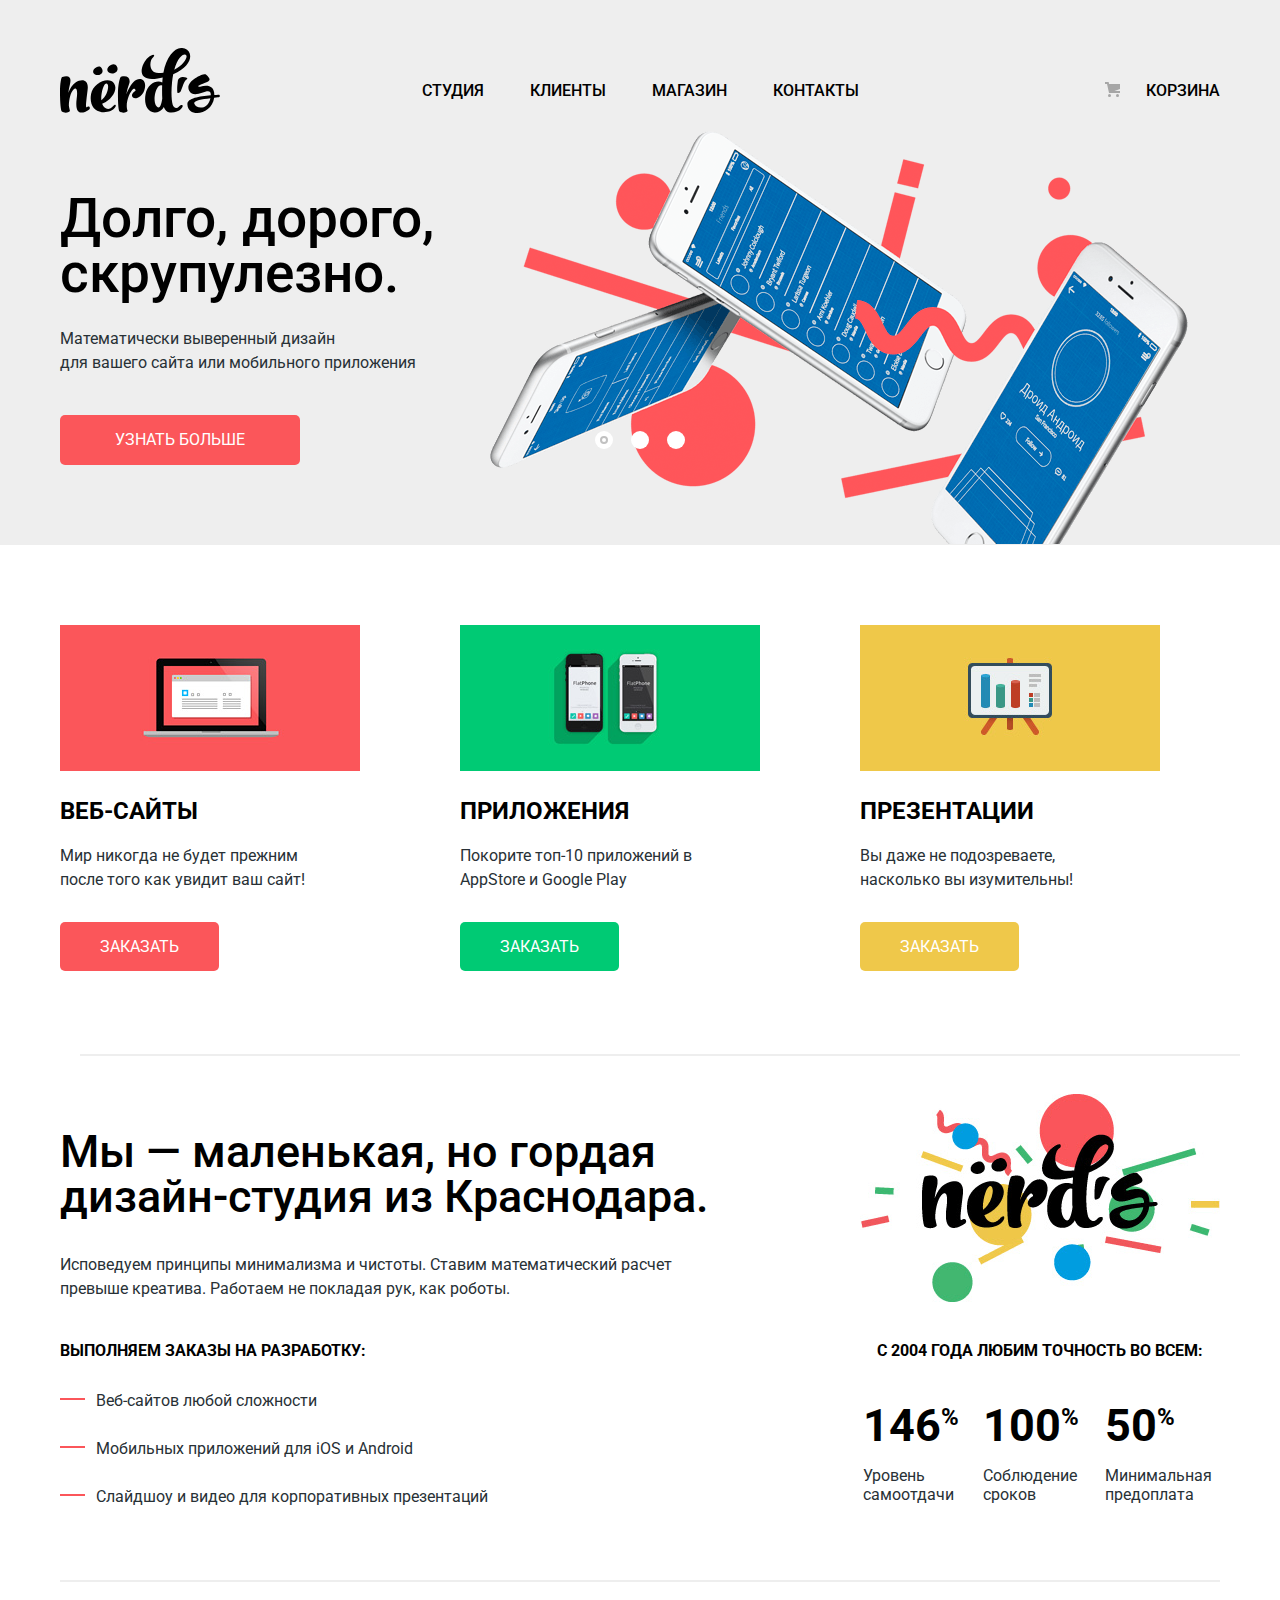
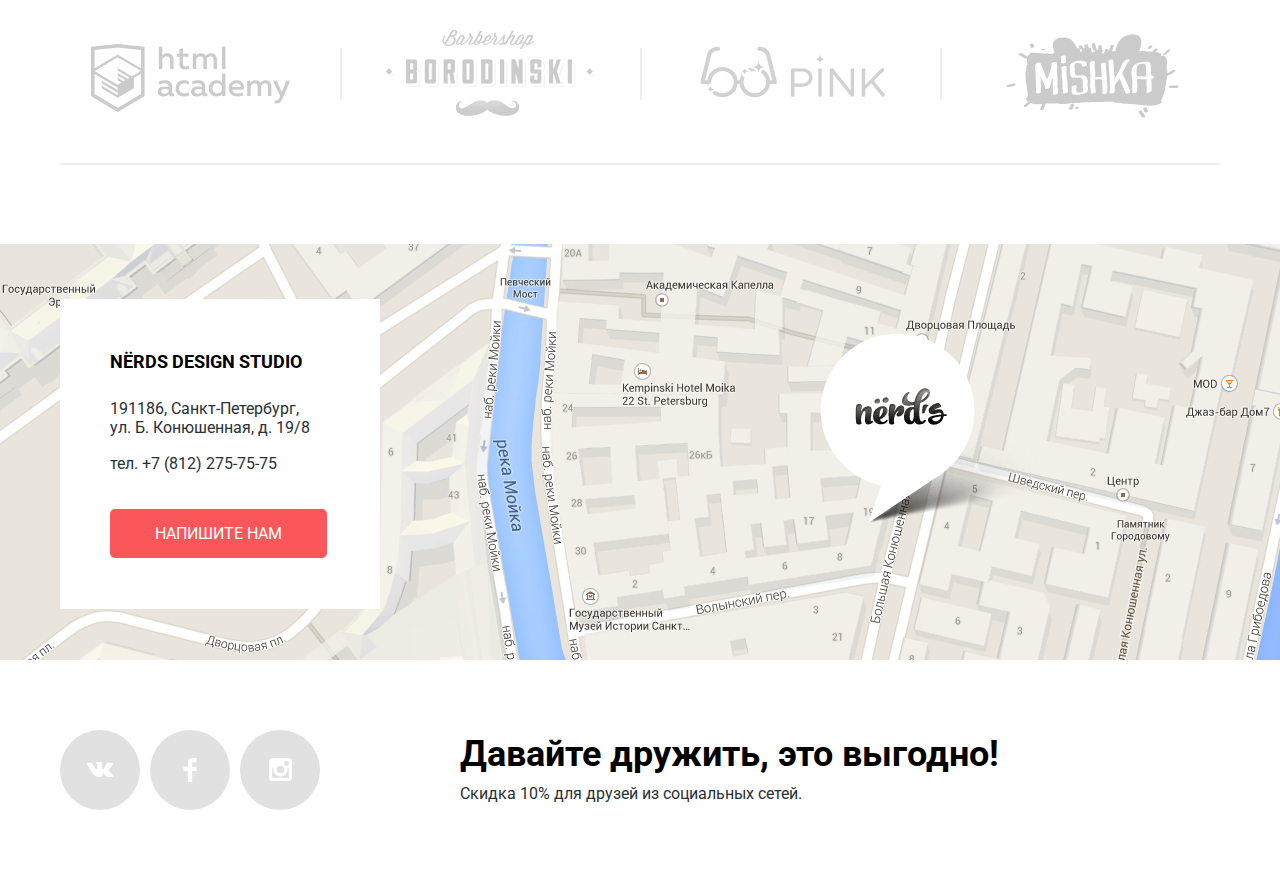
<file: index.html>
<!DOCTYPE html>
<html lang="ru">
  <head>
    <meta charset="utf-8">
    <title>Дизайн-студия &laquo;Nerds&raquo;</title>
    <link href="https://fonts.googleapis.com/css?family=Roboto:400,500,700&display=swap&subset=cyrillic" rel="stylesheet">
    <link href="css/normalize.css" rel="stylesheet">
    <link href="css/min-style.css" rel="stylesheet">
  </head>
  <body>
    <header class="main-header">
      <div class="container">
        <nav class="main-navigation">
          <a class="main-header-logo" aria-label="Переход на главную страницу">
            <img src="img/nerds-logo.svg" width="160" height="65" alt="Логотип">
          </a>
          <ul class="reset-list site-navigation">
            <li><a href="#">Студия</a></li>
            <li><a href="#">Клиенты</a></li>
            <li><a href="catalog.html">Магазин</a></li>
            <li><a href="#">Контакты</a></li>
          </ul>
          <ul class="reset-list user-navigation">
            <li class="header-basket"><a href="#">Корзина</a></li>
          </ul>
        </nav>
      </div>
    </header>
    <main>
      <div class="slider-bg">
        <div class="container">
          <h1 class="visually-hidden">Интернет-магазин сайтов Нёрдс</h1>

          <section class="slider">
            <h2 class="visually-hidden">Наши методы работы</h2>
            <ul class="reset-list slider-list">
              <li class="slider-item active">
                <p class="reset-text slider-title">Долго, дорого, скрупулезно.</p>
                <p class="reset-text slider-description">Математически выверенный дизайн<br> для вашего сайта или мобильного приложения</p>
                <a class="button button-red slider-button" href="#">Узнать больше</a>
              </li>
              <li class="slider-item">
                <p class="reset-text slider-title">Любим математику как никто другой</p>
                <p class="reset-text slider-description">Никакого креатива, только математические формулы для расчета идеальных пропорций.</p>
                <a class="button button-red slider-button" href="#">Узнать больше</a>
              </li>
              <li class="slider-item">
                <p class="reset-text slider-title">Только ночь, только хардкор</p>
                <p class="reset-text slider-description">Работать днем, как все? Мы против этого.<br> Ближе к полуночи работа только начинается.</p>
                <a class="button button-red slider-button" href="#">Узнать больше</a>
              </li>
            </ul>

            <input type="radio" id="btn-1" name="toggle" checked>
            <input type="radio" id="btn-2" name="toggle">
            <input type="radio" id="btn-3" name="toggle">
            <div class="slider-controls">
              <label for="btn-1" tabindex="0" aria-label="Переключение на первый слайд"></label>
              <label for="btn-2" tabindex="0" aria-label="Переключение на второй слайд"></label>
              <label for="btn-3" tabindex="0" aria-label="Переключение на третий слайд"></label>
            </div>
          </section>
        </div>
      </div>

      <div class="container">
        <section class="features">
          <h2 class="visually-hidden">Список услуг</h2>
            <ul class="reset-list features-list">
              <li class="features-item">
                <span class="features-illustration-websites"></span>
                <h3 class="reset-text">Веб-сайты</h3>
                <p class="reset-text">Мир никогда не будет прежним после того как увидит ваш сайт!</p>
                <a class="button button-red" href="#">Заказать</a>
              </li>
              <li class="features-item">
                <h3 class="reset-text">Приложения</h3>
                <p class="reset-text">Покорите топ-10 приложений в AppStore и Google Play</p>
                <a class="button button-green" href="#">Заказать</a>
              </li>
              <li class="features-item">
                <h3 class="reset-text">Презентации</h3>
                <p class="reset-text">Вы даже не подозреваете, насколько вы изумительны!</p>
                <a class="button button-yellow" href="#">Заказать</a>
              </li>
            </ul>
        </section>

        <section class="company">
            <section class="company-info">
              <h2 class="reset-text">Мы — маленькая, но гордая дизайн-студия из Краснодара.</h2>
              <p class="reset-text company-info-description">
                Исповедуем принципы минимализма и чистоты. Ставим математический расчет превыше креатива. Работаем не покладая рук, как роботы.
              </p>
              <p class="reset-text company-list-title">Выполняем заказы на разработку:</p>
              <ul class="reset-list company-list">
                <li class="company-item">
                  <p class="reset-text">Веб-сайтов любой сложности</p>
                </li>
                <li class="company-item">
                    <p class="reset-text">Мобильных приложений для iOS и Android</p>
                </li>
                <li class="company-item">
                    <p class="reset-text">Слайдшоу и видео для корпоративных презентаций</p>
                </li>
              </ul>
            </section>

            <section class="company-additional">
              <div class="company-logo">
                <img src="img/nerds-illustration.png" width="360" height="208" alt="Нёрдс-иллюстрация">
              </div>
              <p class="reset-text company-table-title">с 2004 года Любим точность во всем:</p>

              <table class="company-table">
                <tr class="table-row-percents">
                  <td>146<span>%</span></td>
                  <td>100<span>%</span></td>
                  <td>50<span>%</span></td>
                </tr>
                <tr class="table-row-description">
                  <td>Уровень самоотдачи</td>
                  <td>Соблюдение сроков</td>
                  <td>Минимальная предоплата</td>
                </tr>
              </table>
            </section>
        </section>

        <section>
          <ul class="reset-list partners-list">
            <li class="partners-item">
              <a class="logo-htmlacademy" href="https://htmlacademy.ru/intensive/htmlcss" aria-label="Переход на сайт академии">
                <img src="img/logo-htmlacademy.png" width="199" height="68" alt="Лого Академии">
              </a>
            </li>
            <li class="partners-item">
              <a class="logo-barbershop" href="#" aria-label="Переход на сайт Барбершопа">
                <img src="img/logo-barbershop.png" width="209" height="90" alt="Лого Барбершопа">
              </a>
            </li>
            <li class="partners-item">
              <a class="logo-pink" href="#" aria-label="Переход на сайт Пинк">
                <img src="img/logo-pink.png" width="185" height="52" alt="Лого Розовых">
              </a>
            </li>
            <li class="partners-item">
              <a class="logo-mishka" href="#" aria-label="Переход на сайт Мишка">
                <img src="img/logo-mishka.png" width="173" height="84" alt="Лого Мишки">
              </a>
            </li>
          </ul>
        </section>
      </div>

      <div class="contacts-map">
        <iframe src="https://www.google.com/maps/embed?pb=!1m18!1m12!1m3!1d1998.6036253003165!2d30.320858716173472!3d59.938719169054075!2m3!1f0!2f0!3f0!3m2!1i1024!2i768!4f13.1!3m3!1m2!1s0x4696310fca145cc1%3A0x42b32648d8238007!2z0JHQvtC70YzRiNCw0Y8g0JrQvtC90Y7RiNC10L3QvdCw0Y8g0YPQuy4sIDE5LzgsINCh0LDQvdC60YIt0J_QtdGC0LXRgNCx0YPRgNCzLCDQoNC-0YHRgdC40Y8sIDE5MTE4Ng!5e0!3m2!1sru!2sua!4v1584892681891!5m2!1sru!2sua" tabindex="0"></iframe>
        <section class="container">
          <div class="contacts-container">
            <h2 class="visually-hidden">Адрес офиса и карта</h2>
            <p class="reset-text contacts-studio-name">N&iocy;rds Design Studio</p>
            <address class="reset-text">191186, Санкт-Петербург, ул. Б. Конюшенная, д. 19/8</address>
            <p class="reset-text contacts-tel-row">тел. <a class="contacts-phone" href="tel:+78122757575">+7 (812) 275-75-75</a></p>
            <a class="button button-red button-contacts" href="#">Напишите нам</a>
          </div>
        </section>
      </div>
    </main>
    <footer class="main-footer">
      <div class="container">
        <div class="footer-discount">
          <h2 class="reset-text">Давайте дружить, это выгодно!</h2>
          <p class="reset-text">Скидка 10% для друзей из социальных сетей.</p>
        </div>
        <ul class="reset-list social-list">
          <li class="social-item">
            <a class="social-button" href="#" aria-label="Переход на сайт Вконтакте">
              <img src="img/vk-icon.svg" width="26" height="15" alt="Иконка Вконтакте">
            </a>
          </li>
          <li class="social-item">
            <a class="social-button" href="#" aria-label="Переход на сайт Фейсбука">
              <img src="img/fb-icon.svg" width="26" height="15" alt="Иконка Фейсбука">
            </a>
          </li>
          <li class="social-item">
            <a class="social-button" href="#" aria-label="Переход на сайт Инстаграма">
              <img src="img/insta-icon.svg" width="26" height="15" alt="Иконка Инстаграма">
            </a>
          </li>
        </ul>
      </div>
    </footer>

    <section class="modal">
      <h2 class="reset-text">Напишите нам</h2>
      <button class="modal-close" type="button"></button>
      <form class="modal-form" action="https://echo.htmlacademy.ru/" method="post">
        <div class="modal-name-email">
          <p class="reset-text modal-name">
            <label for="name">Ваше имя:</label>
            <input name="name" id="name" type="text" placeholder="Имя Фамилия">
          </p>
          <p class="reset-text modal-email">
            <label for="email">Ваш e-mail:</label>
            <input name="email" id="email" type="text" placeholder="email@example.com">
          </p>
        </div>
        <p class="reset-text modal-textarea">
          <label for="textarea">Текст письма:</label>
          <textarea name="textarea" id="textarea" placeholder="В свободной форме"></textarea>
        </p>
        <button class="button button-red submit-button" type="submit">Отправить</button>
      </form>
    </section>

    <script src="js/min-popup-modal.js"></script>

  </body>
</html>
</file>
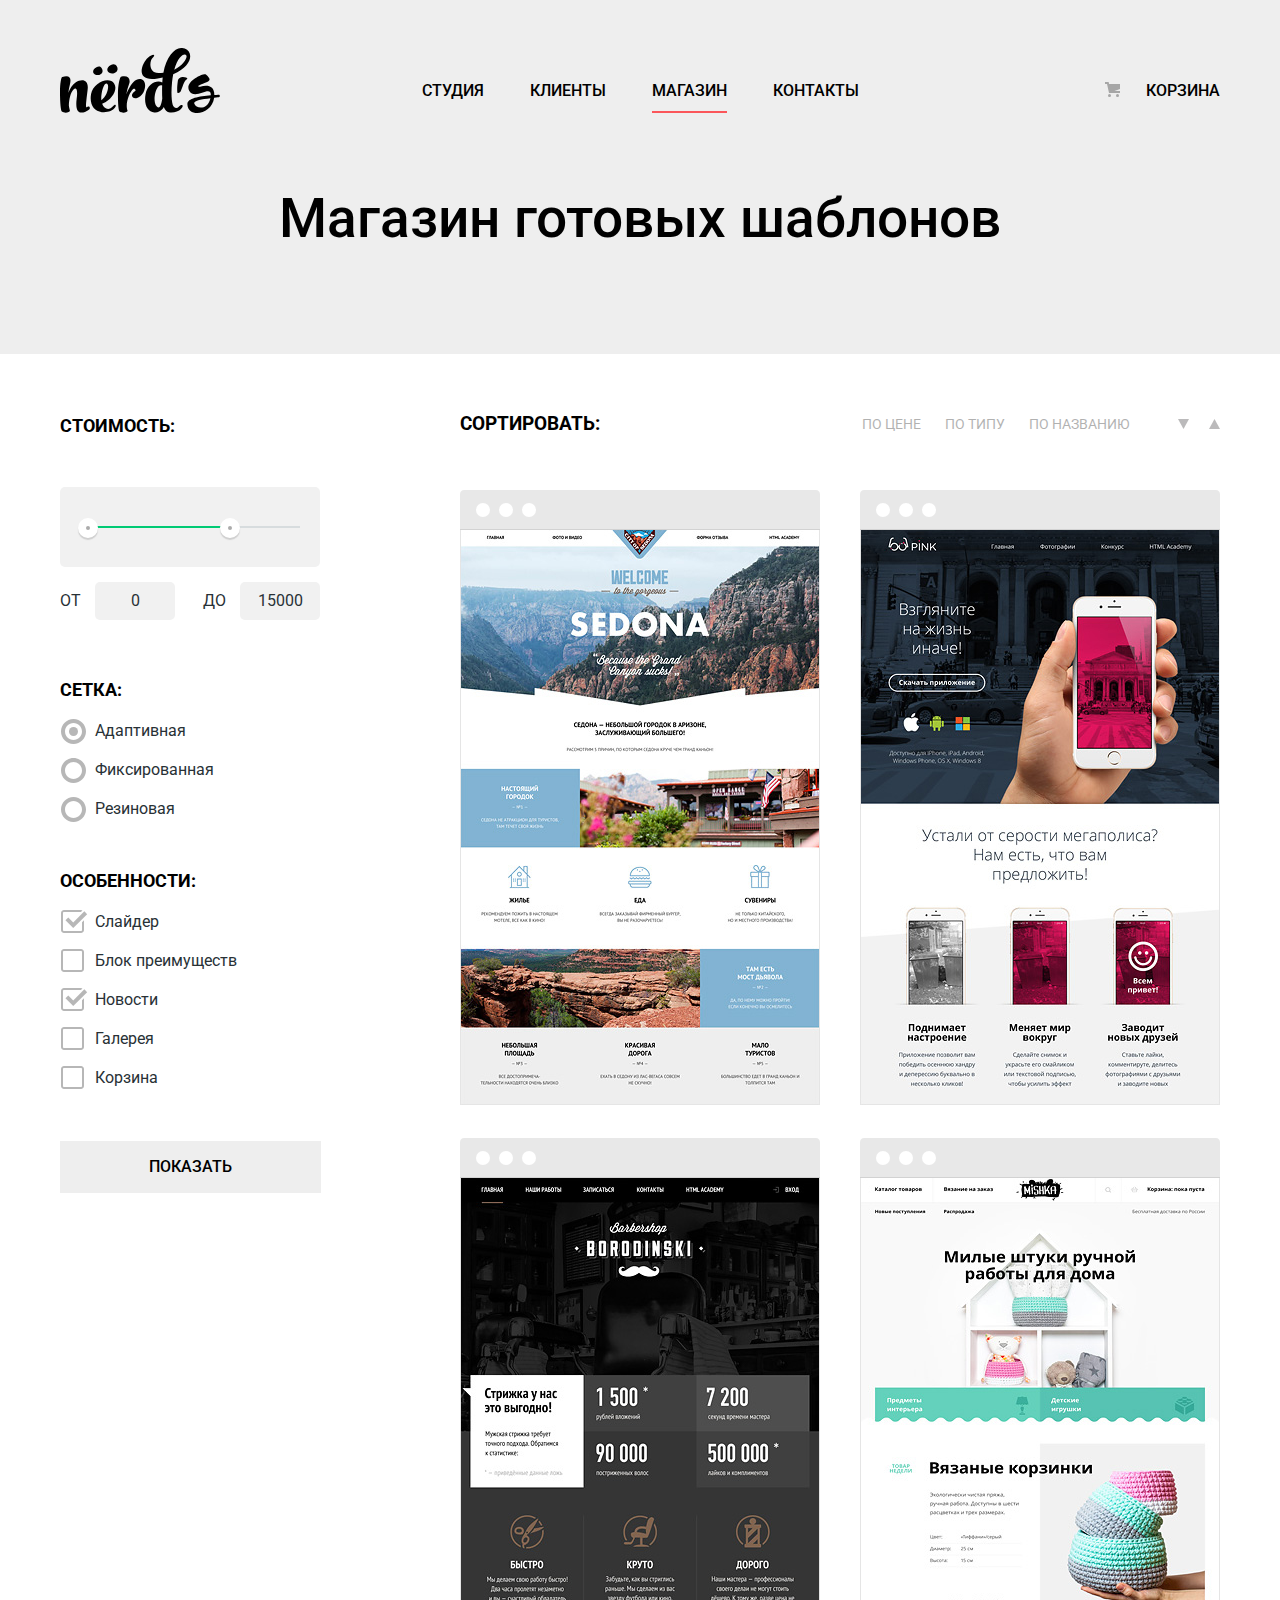
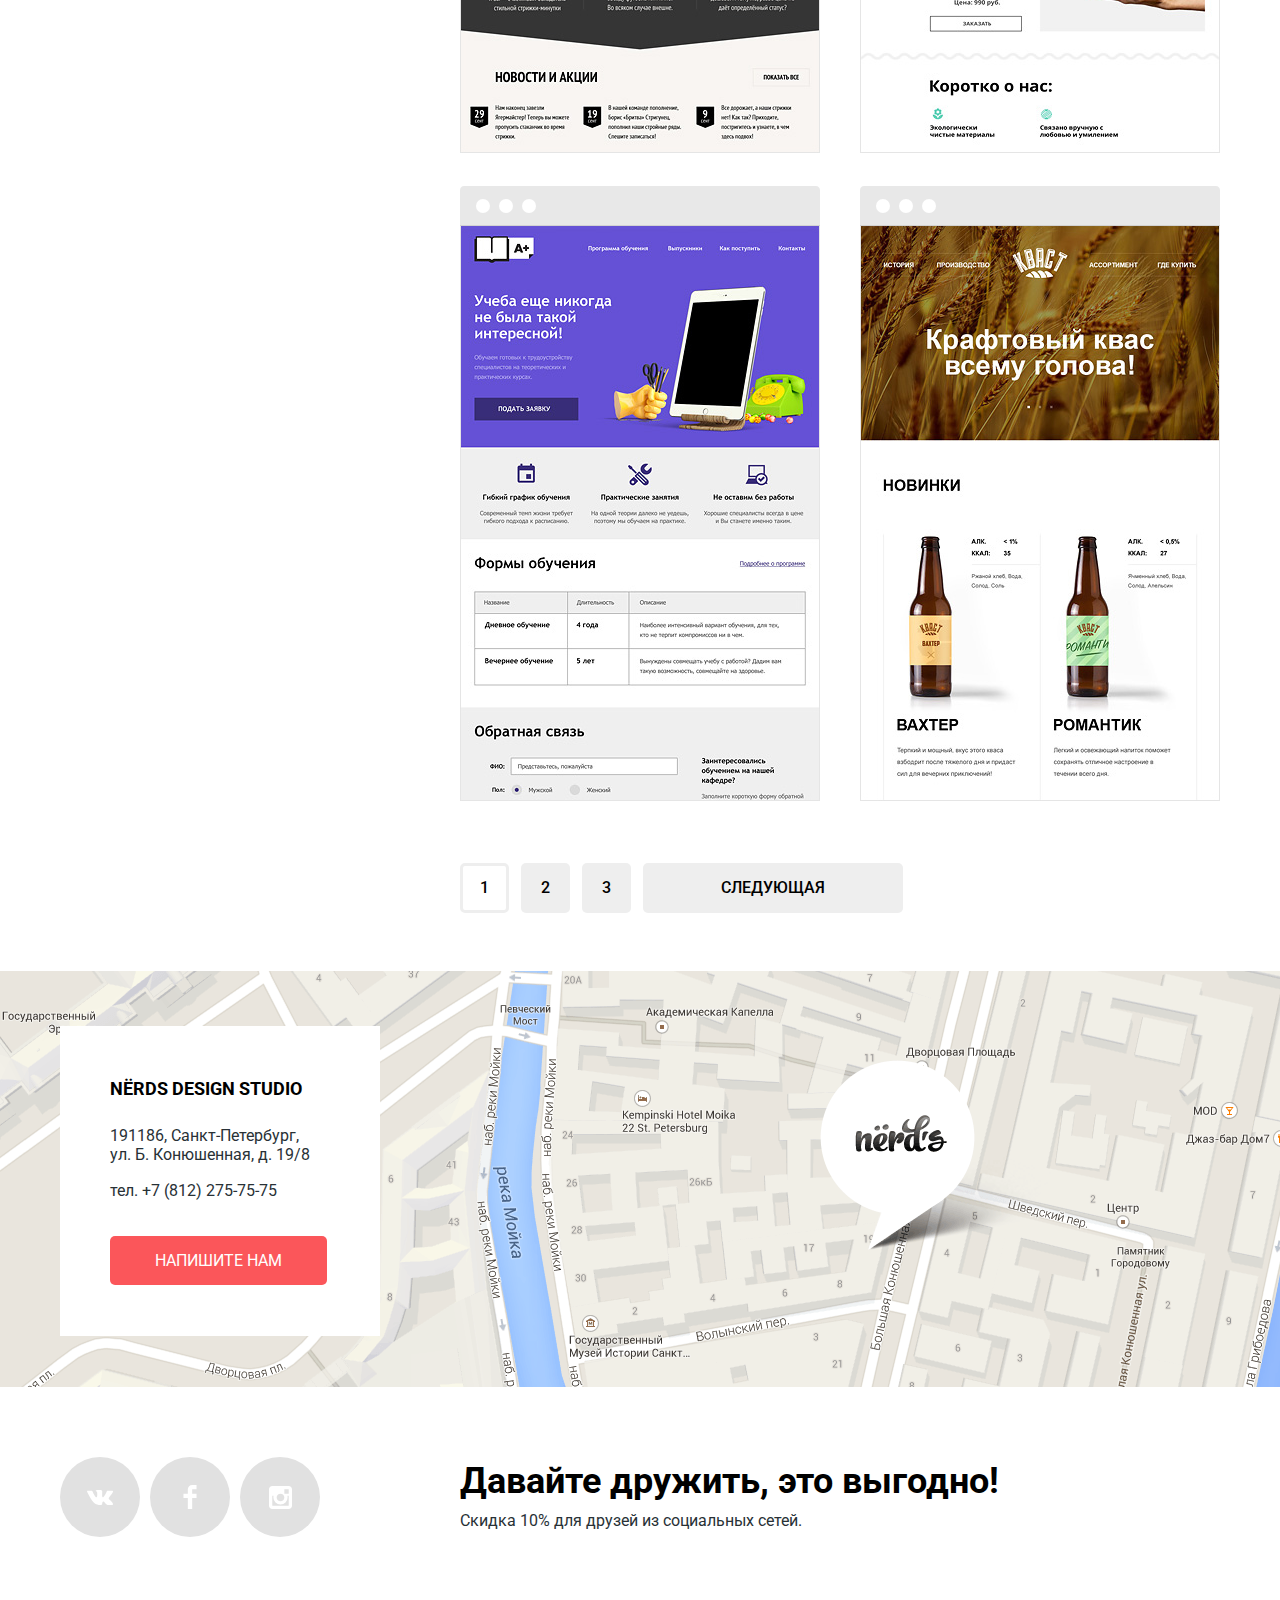
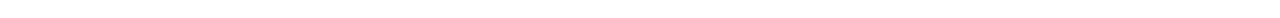
<file: catalog.html>
<!DOCTYPE html>
<html lang="ru">
  <head>
    <meta charset="utf-8">
    <title>Магазин &vert; Дизайн-студия &laquo;Nerds&raquo;</title>
    <link href="https://fonts.googleapis.com/css?family=Roboto:400,500,700&display=swap&subset=cyrillic" rel="stylesheet">
    <link href="css/normalize.css" rel="stylesheet">
    <link href="css/min-style.css" rel="stylesheet">
  </head>
  <body>
    <header class="main-header">
      <div class="container">
        <nav class="main-navigation">
          <a class="main-header-logo with-effects" href="index.html" aria-label="Переход на главную страницу">
            <img src="img/nerds-logo.svg" width="160" height="65" alt="Логотип">
          </a>
          <ul class="reset-list site-navigation">
            <li>
              <a href="#">Студия</a>
            </li>
            <li>
              <a href="#">Клиенты</a>
            </li>
            <li>
              <a class="navigation-active" href="#">Магазин</a>
            </li>
            <li>
              <a href="#">Контакты</a>
            </li>
          </ul>
          <ul class="reset-list user-navigation">
            <li class="header-basket"><a href="#">Корзина</a></li>
          </ul>
        </nav>
      </div>
    </header>
    <main>
      <section class="intro">
        <h1 class="reset-text intro-title">Магазин готовых шаблонов</h1>
      </section>

       <h2 class="visually-hidden">Параметры шаблонов</h2>

       <div class="catalog-main-container">
         <div class="filters-container">
           <form action="https://echo.htmlacademy.ru/" method="get" class="filters">
             <fieldset class="reset-fieldset filter-item">
               <legend>Стоимость:</legend>
               <div class="range-filter">
                 <div class="range-controls">
                   <div class="scale">
                     <div class="bar"></div>
                   </div>
                   <div class="toggle toggle-min" aria-label="Минимальная цена"></div>
                   <div class="toggle toggle-max" aria-label="Максимальная цена"></div>
                 </div>

                 <div class="price-controls">
                   <label class="min-price">от <input name="min-price" type="number" value="0"></label>
                   <label class="max-price">до <input name="max-price" type="number" value="15000"></label>
                 </div>
               </div>
             </fieldset>

           <fieldset class="reset-fieldset filter-field-grid">
             <legend>Сетка:</legend>
             <ul class="reset-list filter-grid">
               <li class="filter-option">
                 <input class="visually-hidden filter-input-radio" name="grid" id="adaptive" type="radio" value="adaptive" checked>
                 <label for="adaptive">Адаптивная</label>
               </li>
               <li class="filter-option">
                 <input class="visually-hidden filter-input-radio" name="grid" id="fixed" type="radio" value="fixed">
                 <label for="fixed">Фиксированная</label>
               </li>
               <li class="filter-option">
                 <input class="visually-hidden filter-input-radio" name="grid" id="responsive" type="radio" value="responsive">
                 <label for="responsive">Резиновая</label>
               </li>
             </ul>
           </fieldset>

           <fieldset class="reset-fieldset filter-field-features">
             <legend>Особенности:</legend>
             <ul class="reset-list filter-features">
               <li class="filter-option">
                 <input class="visually-hidden filter-input-checkbox" name="slider" type="checkbox" id="slider" checked>
                 <label for="slider">Слайдер</label>
               </li>
               <li class="filter-option">
                 <input class="visually-hidden filter-input-checkbox" name="advantage" type="checkbox" id="advantage">
                 <label for="advantage">Блок преимуществ</label>
               </li>
               <li class="filter-option">
                 <input class="visually-hidden filter-input-checkbox" name="news" type="checkbox" id="news" checked>
                 <label for="news">Новости</label>
               </li>
               <li class="filter-option">
                 <input class="visually-hidden filter-input-checkbox" name="gallery" type="checkbox" id="gallery">
                 <label for="gallery">Галерея</label>
               </li>
               <li class="filter-option">
                 <input class="visually-hidden filter-input-checkbox" name="checkbox" type="checkbox" id="basket">
                 <label for="basket">Корзина</label>
               </li>
             </ul>
            </fieldset>
            </form>
            <button class="button-filter" type="submit">Показать</button>
         </div>

         <div class="sort-catalog">
           <section class="sort">
             <div class="sort-title">
               <h3 class="reset-text">Сортировать:</h3>
             </div>
             <ul class="reset-list sort-list">
               <li><a href="#">По цене</a></li>
               <li><a href="#">По типу</a></li>
               <li><a href="#">По названию</a></li>
             </ul>

             <ul class="reset-list sort-priority">
               <li class="priority-item"><a href="#" aria-label="По возрастанию"></a></li>
               <li class="priority-item"><a href="#" aria-label="По убыванию"></a></li>
             </ul>
           </section>

           <section class="catalog">
             <h2 class="visually-hidden">Шаблоны</h2>
             <ul class="reset-list catalog-list">
               <li class="catalog-item">
                 <div class="catalog-image-wrapper">
                   <img src="img/img-sedona.jpg" width="360" height="576" alt="Шаблон сайта «Седона»">
                 </div>
                 <div class="catalog-item-description">
                   <h3 class="reset-text">
                     <a class="catalog-item-title" href="#">Sedona</a>
                   </h3>
                   <p class="reset-text">Информационный сайт для туристов</p>
                   <a href="#" class="catalog-item-price">9 900 РУБ.</a>
                 </div>
               </li>
               <li class="catalog-item">
                 <div class="catalog-image-wrapper">
                   <img src="img/img-pink.jpg" width="360" height="576" alt="Шаблон сайта «Пинк»">
                 </div>
                 <div class="catalog-item-description">
                   <h3 class="reset-text">
                     <a class="catalog-item-title" href="#">Pink</a>
                   </h3>
                   <p class="reset-text">Продуктовый лендинг приложения для iOS и Android</p>
                   <a href="#" class="catalog-item-price">9 900 РУБ.</a>
                 </div>
               </li>
               <li class="catalog-item">
                 <div class="catalog-image-wrapper">
                   <img src="img/img-barbershop.jpg" width="360" height="576" alt="Шаблон сайта «Барбершоп»">
                 </div>
                 <div class="catalog-item-description">
                   <h3 class="reset-text">
                     <a class="catalog-item-title" href="#">Barbershop</a>
                   </h3>
                   <p class="reset-text">Сайт салона красоты. Для мужчин, да.</p>
                   <a href="#" class="catalog-item-price">9 900 РУБ.</a>
                 </div>
               </li>
               <li class="catalog-item">
                 <div class="catalog-image-wrapper">
                   <img src="img/img-mishka.jpg" width="360" height="576" alt="Шаблон сайта «Мишка»">
                 </div>
                 <div class="catalog-item-description">
                   <h3 class="reset-text">
                     <a class="catalog-item-title" href="#">Mishka</a>
                   </h3>
                   <p class="reset-text">Интернет-магазин вязаных игрушек</p>
                   <a href="#" class="catalog-item-price">9 900 РУБ.</a>
                 </div>
               </li>
               <li class="catalog-item">
                 <div class="catalog-image-wrapper">
                   <img src="img/img-aplus.jpg" width="360" height="576" alt="Шаблон сайта «А+»">
                 </div>
                 <div class="catalog-item-description">
                   <h3 class="reset-text">
                     <a class="catalog-item-title" href="#">A plus</a>
                   </h3>
                   <p class="reset-text">Лендинг курсов повышения квалификации</p>
                   <a href="#" class="catalog-item-price">9 900 РУБ.</a>
                 </div>
               </li>
               <li class="catalog-item">
                 <div class="catalog-image-wrapper">
                   <img src="img/img-kvast.jpg" width="360" height="576" alt="Шаблон сайта «Кваст»">
                 </div>
                 <div class="catalog-item-description">
                   <h3 class="reset-text">
                     <a class="catalog-item-title" href="#">Кваст</a>
                   </h3>
                   <p class="reset-text">Промо-сайт производителя крафтового кваса</p>
                   <a href="#" class="catalog-item-price">9 900 РУБ.</a>
                 </div>
               </li>
              </ul>
            </section>

            <section class="pagination">
              <h2 class="visually-hidden">Нумерация страниц</h2>
              <ul class="reset-list pagination-list">
                <li class="pagination-item"><a class="active" href="#">1</a></li>
                <li class="pagination-item"><a href="#">2</a></li>
                <li class="pagination-item"><a href="#">3</a></li>
                <li class="pagination-item"><a class="pagination-long" href="#">Следующая</a></li>
              </ul>
            </section>
         </div>
       </div>

       <div class="contacts-map">
         <iframe src="https://www.google.com/maps/embed?pb=!1m18!1m12!1m3!1d1998.6036253003165!2d30.320858716173472!3d59.938719169054075!2m3!1f0!2f0!3f0!3m2!1i1024!2i768!4f13.1!3m3!1m2!1s0x4696310fca145cc1%3A0x42b32648d8238007!2z0JHQvtC70YzRiNCw0Y8g0JrQvtC90Y7RiNC10L3QvdCw0Y8g0YPQuy4sIDE5LzgsINCh0LDQvdC60YIt0J_QtdGC0LXRgNCx0YPRgNCzLCDQoNC-0YHRgdC40Y8sIDE5MTE4Ng!5e0!3m2!1sru!2sua!4v1584892681891!5m2!1sru!2sua" tabindex="0"></iframe>
         <section class="container">
           <div class="contacts-container">
             <h2 class="visually-hidden">Адрес офиса и карта</h2>
             <p class="reset-text contacts-studio-name">N&iocy;rds Design Studio</p>
             <address class="reset-text">191186, Санкт-Петербург, ул. Б. Конюшенная, д. 19/8</address>
             <p class="reset-text contacts-tel-row">тел. <a class="contacts-phone" href="tel:+78122757575">+7 (812) 275-75-75</a></p>
             <a class="button button-red button-contacts" href="#">Напишите нам</a>
           </div>
         </section>
       </div>
    </main>
    <footer class="main-footer">
      <div class="container">
        <div class="footer-discount">
          <h2 class="reset-text">Давайте дружить, это выгодно!</h2>
          <p class="reset-text">Скидка 10% для друзей из социальных сетей.</p>
        </div>
        <ul class="reset-list social-list">
          <li class="social-item">
            <a class="social-button" href="#" aria-label="Переход на сайт Вконтакте">
              <img src="img/vk-icon.svg" width="26" height="15" alt="Иконка Вконтакте">
            </a>
          </li>
          <li class="social-item">
            <a class="social-button" href="#" aria-label="Переход на сайт Фейсбука">
              <img src="img/fb-icon.svg" width="26" height="15" alt="Иконка Фейсбука">
            </a>
          </li>
          <li class="social-item">
            <a class="social-button" href="#" aria-label="Переход на сайт Инстаграма">
              <img src="img/insta-icon.svg" width="26" height="15" alt="Иконка Инстаграма">
            </a>
          </li>
        </ul>
      </div>
    </footer>

    <section class="modal">
      <h2 class="reset-text">Напишите нам</h2>
      <button class="modal-close" type="button"></button>
      <form class="modal-form" action="https://echo.htmlacademy.ru/" method="post">
        <div class="modal-name-email">
          <p class="reset-text modal-name">
            <label for="name">Ваше имя:</label>
            <input name="name" id="name" type="text" placeholder="Имя Фамилия">
          </p>
          <p class="reset-text modal-email">
            <label for="email">Ваш e-mail:</label>
            <input name="email" id="email" type="text" placeholder="email@example.com">
          </p>
        </div>
        <p class="reset-text modal-textarea">
          <label for="textarea">Текст письма:</label>
          <textarea name="textarea" id="textarea" placeholder="В свободной форме"></textarea>
        </p>
        <button class="button button-red submit-button" type="submit">Отправить</button>
      </form>
    </section>

    <script src="js/min-popup-modal.js"></script>

  </body>
</html>
</file>
<file: css/min-style.css>
body{padding:0;margin:0;font-family:Roboto,Arial,sans-serif;font-size:16px;line-height:24px;color:#283136;font-weight:400;background-color:#fff}.reset-list{margin:0;padding:0;list-style:none}.reset-text{margin:0}.reset-fieldset{margin:0;padding:0;border:0}.visually-hidden{position:absolute;clip:rect(0 0 0 0);width:1px;height:1px;margin:-1px}.container{width:1160px;margin:0 auto;padding:0 20px}a{text-decoration:none}.main-navigation{display:flex;padding-top:48px;padding-bottom:36px;line-height:30px;color:#000;text-transform:uppercase;font-weight:500;background-color:#eee}.site-navigation a,.user-navigation a{color:#000;padding-top:28px}.site-navigation a:hover{color:#fb565a}.user-navigation a:hover{color:#fb565a}.site-navigation a:active{color:#ccc}.user-navigation a:active{color:#ccc}.site-navigation .navigation-active{border-bottom:2px solid #fb565a}.site-navigation,.user-navigation{display:flex;flex-wrap:wrap}.site-navigation{width:600px}.user-navigation{margin-left:78px;width:120px}.user-navigation a{padding-left:36px}.site-navigation li{display:flex;margin-right:46px}.site-navigation li:last-child{margin-right:0}.user-navigation li{display:flex;margin-left:10px}.header-basket{position:relative}.header-basket a::before{content:"";position:absolute;top:34px;left:-5px;width:16px;height:16px;background-image:url(../img/cart-icon.svg);background-repeat:no-repeat;background-position:0 0}.main-header{width:100%;background-color:#eee}.main-header-logo{width:160px;height:65px;margin-right:202px}.main-header-logo.with-effects:hover{opacity:.8}.main-header-logo.with-effects:active{opacity:.3}.slider-bg{width:100%;background-color:#eee}.slider-title{width:520px;margin-top:42px;margin-bottom:26px;font-size:55px;line-height:55px;font-weight:500;color:#000}.slider-description{width:410px}.slider-list{display:flex;padding-bottom:80px}.slider-item{position:relative}.slider-item:nth-child(1)::after{content:"";position:absolute;bottom:-86px;left:430px;width:700px;height:420px;background-image:url(../img/slide-phones.png);background-repeat:no-repeat;background-position:0 0}.slider-item:nth-child(2)::after{content:"";position:absolute;bottom:-80px;left:490px;width:700px;height:420px;background-image:url(../img/slide-laptops.png);background-repeat:no-repeat;background-position:0 0}.slider-item:nth-child(3)::after{content:"";position:absolute;bottom:-89px;left:400px;width:780px;height:420px;background-image:url(../img/slide-tablets.png);background-repeat:no-repeat;background-position:0 0}.slider-item{display:none}.slider-item.active{display:block}.slider-controls label{position:relative;display:inline-block;vertical-align:top;margin:0 7px;width:18px;height:18px;border-radius:50%;background-color:#fff;cursor:pointer}.slider-controls label::after{content:"";position:absolute;top:5px;left:5px;width:4px;height:4px;background-color:#fff;border-radius:50%}#btn-1:checked~.slider-controls label[for=btn-1]::after,#btn-2:checked~.slider-controls label[for=btn-2]::after,#btn-3:checked~.slider-controls label[for=btn-3]::after{border:2px solid #c1c1c1}.slider input[type=radio]{display:none}.slider{position:relative}.slider-controls{position:absolute;bottom:90px;left:528px}.features-list{display:flex}.features-item{position:relative;width:300px;text-align:left}.features-item:nth-child(1){margin-right:100px}.features-item:nth-child(2){margin-right:100px}.features-item:nth-child(1) h3::after{content:"";position:absolute;width:300px;height:146px;top:-145px;left:0;background-image:url(../img/illustration-websites.png);background-repeat:no-repeat;background-position:0 0}.features-item:nth-child(2) h3::after{content:"";position:absolute;width:300px;height:146px;top:-145px;left:0;background-image:url(../img/illustration-applications.png);background-repeat:no-repeat;background-position:0 0}.features-item:nth-child(3) h3::after{content:"";position:absolute;width:300px;height:146px;top:-145px;left:0;background-image:url(../img/illustration-presentations.png);background-repeat:no-repeat;background-position:0 0}.features-item h3{font-size:24px;line-height:30px;font-weight:700;text-transform:uppercase;color:#000}.features-container{display:flex}.features-list a{padding:15px 40px}.features-list{margin-top:225px;margin-bottom:80px}.features-item h3{margin-top:26px;margin-bottom:18px}.features-item p{margin-bottom:42px;width:260px}.company-info{width:680px;margin-right:120px;margin-top:90px}.company-info h2{margin-bottom:34px;font-size:45px;line-height:45px;font-weight:500;color:#000}.company-info .company-info-description{margin-bottom:38px}.company-item{position:relative;margin-bottom:24px}.company-list-title,.company-table-title{font-weight:700;text-transform:uppercase;color:#000}.company-list-title{margin-bottom:26px}.company-additional .company-logo{margin-bottom:30px;margin-top:55px}.company-table span{vertical-align:super;font-size:24px;font-weight:700}.table-row-percents td{color:#000;font-size:45px;line-height:10px;font-weight:700}.table-row-description td:nth-child(1),.table-row-description td:nth-child(2){padding-right:22px}.company{position:relative}.company{display:flex;padding-bottom:80px}.company-additional{display:flex;flex-direction:column;align-items:center;width:360px}.company-additional .company-table-title{margin-bottom:46px}.table-row-description td{line-height:normal}.company-table td{padding-bottom:32px}.company-item p{padding-left:36px}.company-item p::before{content:"";position:absolute;top:9px;left:0;width:25px;height:2px;background-image:url(../img/red-line.png);background-repeat:no-repeat;background-position:0 0}.company-info h2::after{content:"";position:absolute;top:15px;left:20px;width:1160px;height:2px;background-color:#eee}.partners-list{display:flex;position:relative;padding-top:12px;margin-bottom:124px}.partners-item a{display:block}.logo-htmlacademy{width:199px;height:68px;margin-left:31px;margin-right:96px}.logo-barbershop{width:209px;height:90px;margin-right:105px}.logo-pink{width:185px;height:52px;margin-right:121px}.logo-mishka{width:173px;height:84px}.partners-list .logo-htmlacademy{margin-top:14px}.partners-list .logo-pink{margin-top:16px}.partners-list .logo-mishka{margin-top:4px}.partners-list img{opacity:.2}.partners-list img:hover{opacity:1}.partners-list img:active{opacity:.1}.partners-list::before{content:"";position:absolute;top:-38px;width:1160px;height:2px;background-color:#eee}.partners-list::after{content:"";position:absolute;top:145px;width:1160px;height:2px;background-color:#eee}.partners-item:nth-child(1)::after,.partners-item:nth-child(2)::after,.partners-item:nth-child(3)::after{content:"";position:absolute;top:30px;left:280px;width:2px;height:52px;background-color:#eee}.partners-item:nth-child(2)::after{left:580px}.partners-item:nth-child(3)::after{left:880px}.contacts-studio-name{font-size:18px;font-weight:700;line-height:30px;text-transform:uppercase;color:#000}.contacts-phone{color:inherit}.contacts-map{position:relative;width:100%;height:416px;margin-bottom:8px}.contacts-map iframe{position:relative;width:100%;height:416px;z-index:1;border:none;background-size:cover}.contacts-container address{font-style:inherit}.contacts-container{position:absolute;top:55px;width:320px;height:310px;background-color:#fff;z-index:1}.contacts-container .contacts-studio-name{margin-top:48px;margin-left:50px}.contacts-container address{margin-top:22px;margin-left:50px;margin-right:60px;line-height:normal}.contacts-container .contacts-tel-row{margin-top:15px;margin-left:50px;margin-bottom:45px}.contacts-map::before{content:"";position:absolute;top:0;left:0;width:100%;height:416px;background-image:url(../img/maps-main.png);background-repeat:no-repeat;background-position:0 0;background-size:cover}.social-list{display:flex;flex-wrap:wrap;justify-content:space-between;margin-right:140px;width:260px;padding-top:14px}.social-item:nth-child(2) img{width:14px;height:24px}.social-item:nth-child(3) img{width:23px;height:23px}.main-footer h2{font-size:36px;line-height:36px;font-weight:700;color:#000}.main-footer .container{display:flex}.footer-discount{width:560px;padding-top:20px;order:1}.footer-discount h2{margin-bottom:10px}.main-footer{padding-top:48px;padding-bottom:70px}.main-footer .container{display:flex}.intro-title{width:1200px;font-size:55px;line-height:55px;color:#000;font-weight:500;text-align:center}.intro{display:flex;justify-content:center;padding-top:42px;padding-bottom:108px;width:100%;background-color:#eee}.filters-container{width:260px;margin-right:140px}.filter-field-features legend,.filter-field-grid legend,.filter-field-price legend{margin-bottom:16px;color:#000;font:inherit;font-size:18px;font-weight:700;line-height:30px;text-transform:uppercase}.filter-field-price{margin-bottom:58px}.filter-field-grid{margin-bottom:28px}.filter-field-features{margin-bottom:34px}.filter-field-price legend{margin-bottom:56px}.filter-option{margin-bottom:20px;padding-left:35px;line-height:normal}.filter-option label{position:relative;display:block;cursor:pointer}.filter-input-radio+label::before{content:"";position:absolute;left:-34px;top:-2px;width:25px;height:25px;background-image:url(../img/radio-off.svg);background-repeat:no-repeat;background-position:0 0;opacity:.4}.filter-input-radio:checked+label::before{content:"";position:absolute;left:-34px;top:-2px;width:25px;height:25px;background-image:url(../img/radio-on.svg);background-repeat:no-repeat;background-position:0 0;opacity:.4}.filter-input-checkbox+label::before{content:"";position:absolute;left:-34px;top:-2px;width:23px;height:23px;background-image:url(../img/checkbox-off.svg);background-repeat:no-repeat;background-position:0 0;opacity:.4}.filter-input-checkbox:checked+label::before{content:"";position:absolute;left:-34px;top:-2px;width:27px;height:23px;background-image:url(../img/checkbox-on.svg);background-repeat:no-repeat;background-position:0 0;opacity:.4}.range-filter{width:260px;margin-top:49px;margin-bottom:55px}.filter-item{margin-top:2px}.filter-item legend{font-size:18px;line-height:24px;text-transform:uppercase;font-weight:700;color:#000}.range-controls{position:relative;height:41px;margin-bottom:15px;padding-top:39px;padding-right:20px;padding-left:20px;background-color:#f1f1f1;border-radius:5px}.range-controls .scale{height:2px;background:#d7dcde}.range-controls .bar{width:70%;height:2px;background:#00ca74}.range-controls .toggle{position:absolute;top:31px;left:0;width:4px;height:4px;padding:0;border:8px solid #fff;background-color:#ababab;box-shadow:0 2px 1px 0 #cfcfcf;border-radius:50%;cursor:pointer}.range-controls .toggle-min{left:18px}.range-controls .toggle-max{left:160px}.price-controls{font-size:0}.price-controls label{display:inline-block;vertical-align:middle;width:50%;font-size:16px;text-transform:uppercase}.price-controls input{width:60px;padding:10px 10px;margin-left:10px;font-family:Roboto,Arial,sans-serif;font-size:16px;text-align:center;color:#283136;border:none;border-radius:5px;background:#f1f1f1}.price-controls input[type=number]::-webkit-inner-spin-button,.price-controls input[type=number]::-webkit-outer-spin-button{-webkit-appearance:none;margin:0}.max-price{text-align:right}.filter-input-radio:hover+label::before{opacity:1}.filter-input-checkbox:hover+label::before{opacity:1}.filter-input-radio:focus+label::before{opacity:1}.filter-input-checkbox:focus+label::before{opacity:1}.filter-input-radio:disabled+label::before{opacity:.1}.filter-input-checkbox:disabled+label::before{opacity:.1}.sort h3{text-transform:uppercase}.sort-list a,.sort-priority a{position:relative;color:#000;opacity:.3}.priority-item:first-child a::before{content:"";position:absolute;top:7px;left:-13px;width:15px;height:15px;background-image:url(../img/icon-up-dir.svg);background-repeat:no-repeat;background-position:0 0}.priority-item:last-child a::after{content:"";position:absolute;top:7px;left:-44px;width:15px;height:15px;background-image:url(../img/icon-down-dir.svg);background-repeat:no-repeat;background-position:0 0}.sort-list a:hover,.sort-priority a:hover{opacity:.6}.sort-list a:active,.sort-list a:focus,.sort-priority a:active,.sort-priority a:focus{opacity:1}.sort-list{display:flex;width:360px}.sort-priority{display:flex}.sort-title{width:140px;margin-right:262px;color:#000}.sort-list li{margin-right:24px;font-size:14px;text-transform:uppercase}.sort{display:flex;width:800px;margin-bottom:28px}.sort-catalog{display:flex;flex-direction:column}.catalog-main-container{display:flex;width:1160px;padding:0 20px;margin:0 auto;margin-top:58px}.catalog-list{display:flex;flex-wrap:wrap}.catalog .catalog-item{position:relative}.catalog-image-wrapper::before{content:"";position:absolute;width:360px;height:40px;top:-39px;left:0;background-image:url(../img/browser.svg);background-repeat:no-repeat;background-position:0 0;opacity:.12}.catalog-item:hover .catalog-image-wrapper::before{opacity:1}.catalog-item-description{visibility:hidden}.catalog-item:hover .catalog-item-description{visibility:visible}.catalog .catalog-item-description{position:absolute;bottom:7px;display:flex;flex-direction:column;align-items:center;justify-content:center;width:360px;background-color:#eee}.catalog-item-description p{margin-top:18px;margin-bottom:26px;margin-right:60px;margin-left:60px;text-align:center}.catalog-item-description h3{margin-top:42px}.catalog-item-price{padding:14px 60px;margin-bottom:42px;border-radius:5px}.catalog-item h3{font-size:18px;line-height:30px;font-weight:700;color:#000;text-transform:uppercase}.catalog-list a{color:#000}.catalog-item p{line-height:18px;color:#666}.catalog-list .catalog-item-price{vertical-align:middle;font:inherit;text-align:center;color:#fff;text-transform:uppercase;background-color:#fb565a;border:none}.catalog-item-title:hover{color:#fb565a}.catalog-item-title:active{color:#000;opacity:.3}.catalog-item-price:hover{background-color:#e74246}.catalog-item-price:active{background-color:#d7373b;box-shadow:inset 0 3px 0 rgba(0,0,0,.1)}.catalog{width:770px}.catalog-item{width:360px;margin-right:40px;margin-top:65px}.catalog-item:nth-child(2n){margin-right:0}.pagination-item{margin-right:12px}.pagination-item:last-child{margin-right:0}.pagination-item .active{pointer-events:none}.pagination-list a:hover{background-color:#dfdfdf}.pagination-list a:active{color:rgba(0,0,0,.3);background-color:#d5d5d5;box-shadow:inset 0 3px 0 rgba(0,0,0,.1)}.pagination-item .active{padding:13px 17px;background-color:#fff;border:3px solid #eee}.pagination-item a{display:block;padding:16px 20px;background-color:#eee;border-radius:5px}.pagination-item:last-child a{padding:16px 78px}.pagination-list{display:flex;margin-top:55px;margin-bottom:58px}.pagination-list a{vertical-align:middle;font:inherit;text-align:center;color:#000;text-transform:uppercase;font-weight:500;line-height:18px;background-color:#eee;border:none}.modal{position:fixed;top:120px;left:50%;transform:translateX(-2000px);margin-left:-480px;width:760px;padding:0 100px;padding-top:65px;padding-bottom:85px;z-index:2;color:#000;background-color:#fff;box-shadow:0 30px 50px rgba(0,0,0,.7)}.modal-close{position:absolute;top:78px;left:850px;width:21px;height:21px;background-color:transparent;border:0;cursor:pointer}.modal-close::before{content:"";position:absolute;top:0;left:0;width:21px;height:21px;background-image:url(../img/close-cross.svg);background-repeat:no-repeat;background-position:0 0;opacity:.3}@keyframes bounce{0%{transform:translateY(-2000px)}70%{transform:translateY(30px)}90%{transform:translateY(-10px)}100%{transform:translateY(0)}}@keyframes hide{0%{transform:translateY(0)}10%{transform:translateY(-10px)}30%{transform:translateY(30px)}100%{transform:translateY(-2000px)}}.modal-show{animation:bounce .6s;transform:translateX(0)}.modal-hide{animation:hide .6s;transform:translateX(-2000px)}@keyframes shake{0%,100%{transform:translateX(0)}10%,30%,50%,70%,90%{transform:translateX(-10px)}20%,40%,60%,80%{transform:translateX(10px)}}.modal-error{animation-name:shake;animation-duration:.6s}.modal h2{margin-bottom:40px;font-size:45px;line-height:45px}.modal-email input[type=text],.modal-name input[type=text]{box-sizing:border-box;width:360px;padding-left:14px;padding-top:14px;padding-bottom:14px;margin-bottom:28px;margin-top:8px;border-radius:3px}.modal-name input[type=text]{margin-right:40px}.modal input[type=text]:invalid{color:red;border:2px solid red}.modal-textarea textarea{box-sizing:border-box;width:100%;padding-left:14px;padding-top:12px;padding-bottom:68px;margin-bottom:36px;margin-top:6px;border-radius:3px;resize:none}.modal label{font-weight:700}.modal-name-email{display:flex}.modal-close:hover::before{opacity:1}.modal-close:active::before{opacity:.1}.modal-name input{padding:5px;border:2px solid #d7dcde}.modal-name input:hover{border:2px solid #b4b9bb}.modal-name input:focus{border:2px solid #000}.modal-email input{padding:5px;border:2px solid #d7dcde}.modal-email input:hover{border:2px solid #b4b9bb}.modal-email input:focus{border:2px solid #000}.modal-textarea textarea{border:2px solid #d7dcde}.modal-textarea textarea:hover{border:2px solid #b4b9bb}.modal-textarea textarea:focus{border:2px solid #000}.button{vertical-align:middle;font:inherit;text-align:center;color:#fff;text-transform:uppercase;background-color:#fb565a;border:none;border-radius:5px}.button-green{vertical-align:middle;font:inherit;text-align:center;color:#fff;text-transform:uppercase;background-color:#00ca74;border:none}.button-yellow{vertical-align:middle;font:inherit;text-align:center;color:#fff;text-transform:uppercase;background-color:#efc84a;border:none}.button-filter{vertical-align:middle;font:inherit;text-align:center;color:#000;text-transform:uppercase;font-weight:500;line-height:18px;background-color:#eee;border:none}.button-red:hover{background-color:#e74246}.button-red:active{color:rgba(255,255,255,.3);background-color:#d7373b;box-shadow:inset 0 3px 0 rgba(0,0,0,.1)}.button-green:hover{background-color:#00bc6c}.button-green:active{color:rgba(255,255,255,.3);background-color:#00aa62;box-shadow:inset 0 3px 0 rgba(0,0,0,.1)}.button-yellow:hover{background-color:#eab534}.button-yellow:active{color:rgba(255,255,255,.3);background-color:#e5a722;box-shadow:inset 0 3px 0 rgba(0,0,0,.1)}.button-filter:hover{background-color:#dfdfdf}.button-filter:active{color:rgba(0,0,0,.3);background-color:#d5d5d5;box-shadow:inset 0 3px 0 rgba(0,0,0,.1)}.modal .submit-button{padding:13px 84px;border-radius:3px}.filters-container .button-filter{padding:17px 89px}.social-button{display:flex;align-items:center;justify-content:center;width:80px;height:80px;margin-bottom:11px;background-color:#e1e1e1;border-radius:50%}.contacts-container .button-contacts{padding:15px 45px;margin-left:50px}.slider-button{display:block;width:150px;padding:13px 45px;margin-top:40px;border-radius:5px}.social-button:hover{background-color:#e74246}.social-button:active{background-color:#d7373b;box-shadow:inset 0 3px 0 rgba(0,0,0,.1)}.social-button:active img{opacity:.3}
</file>
